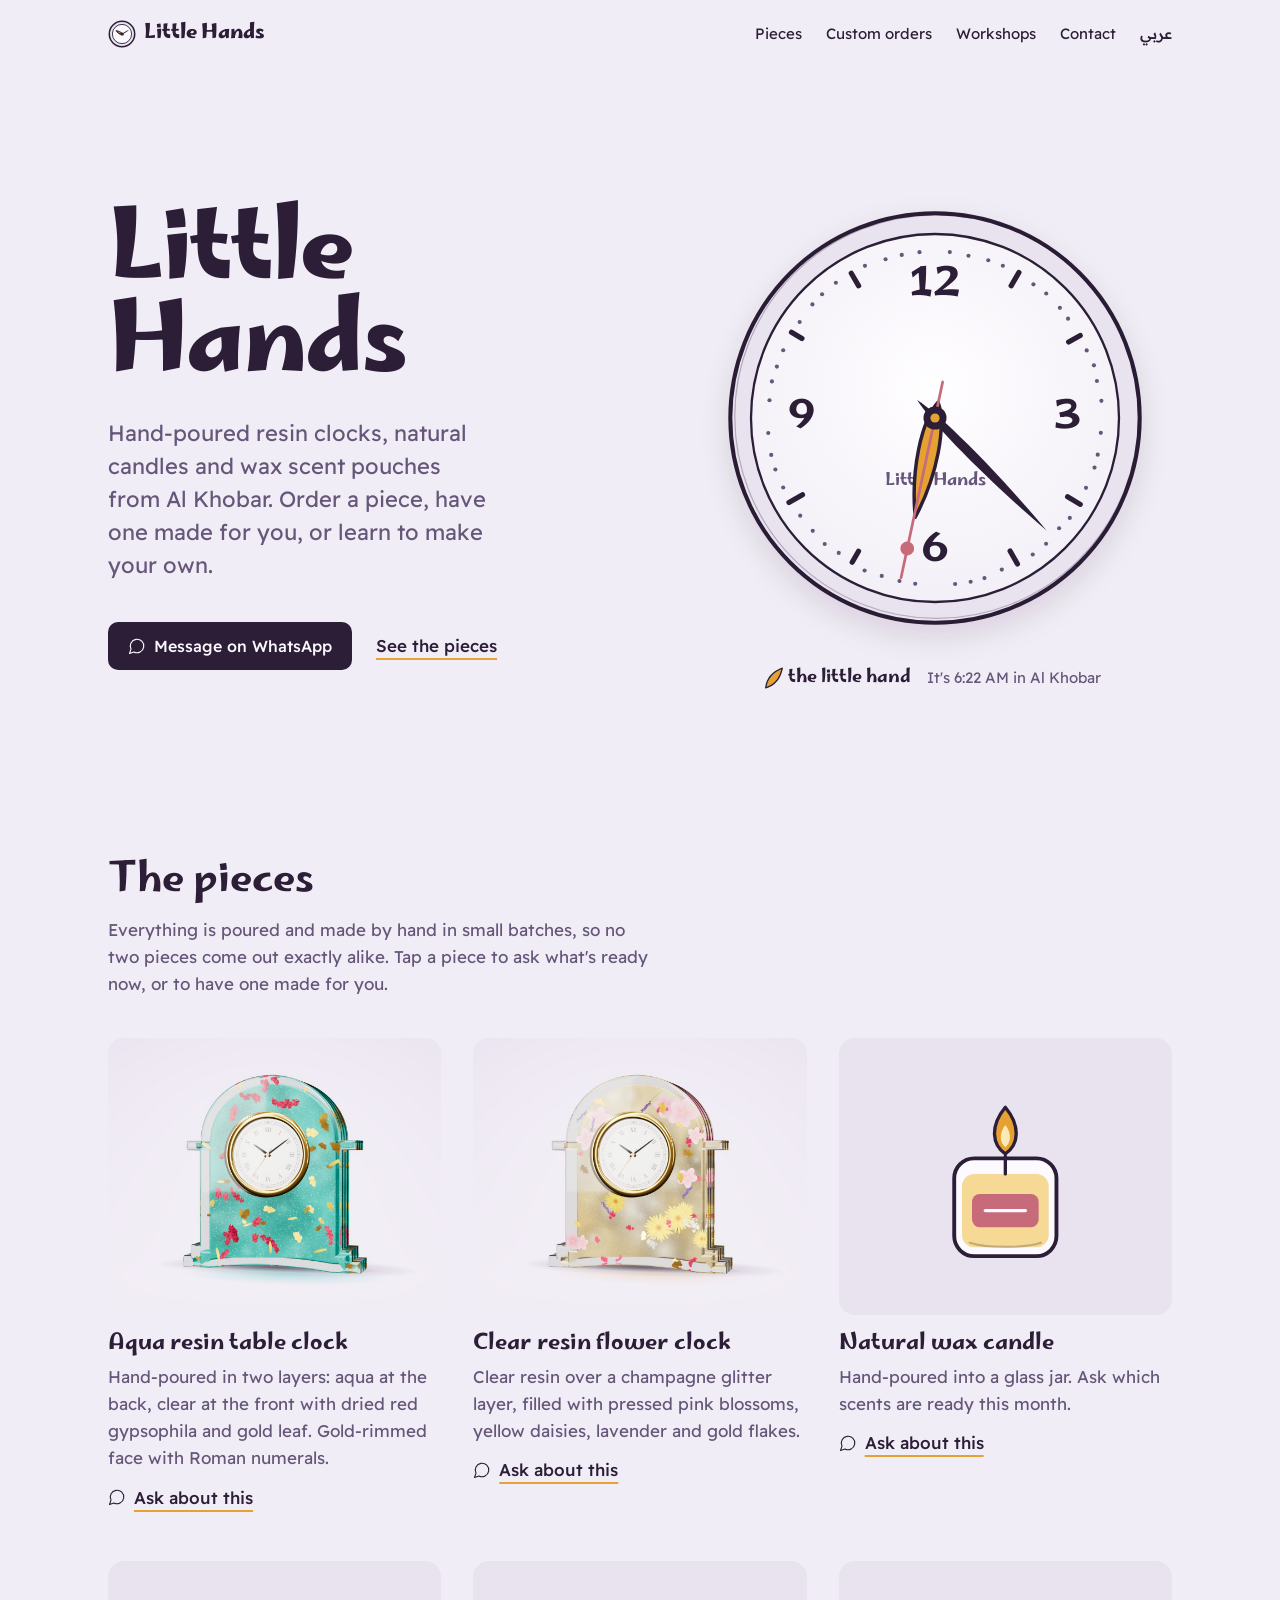
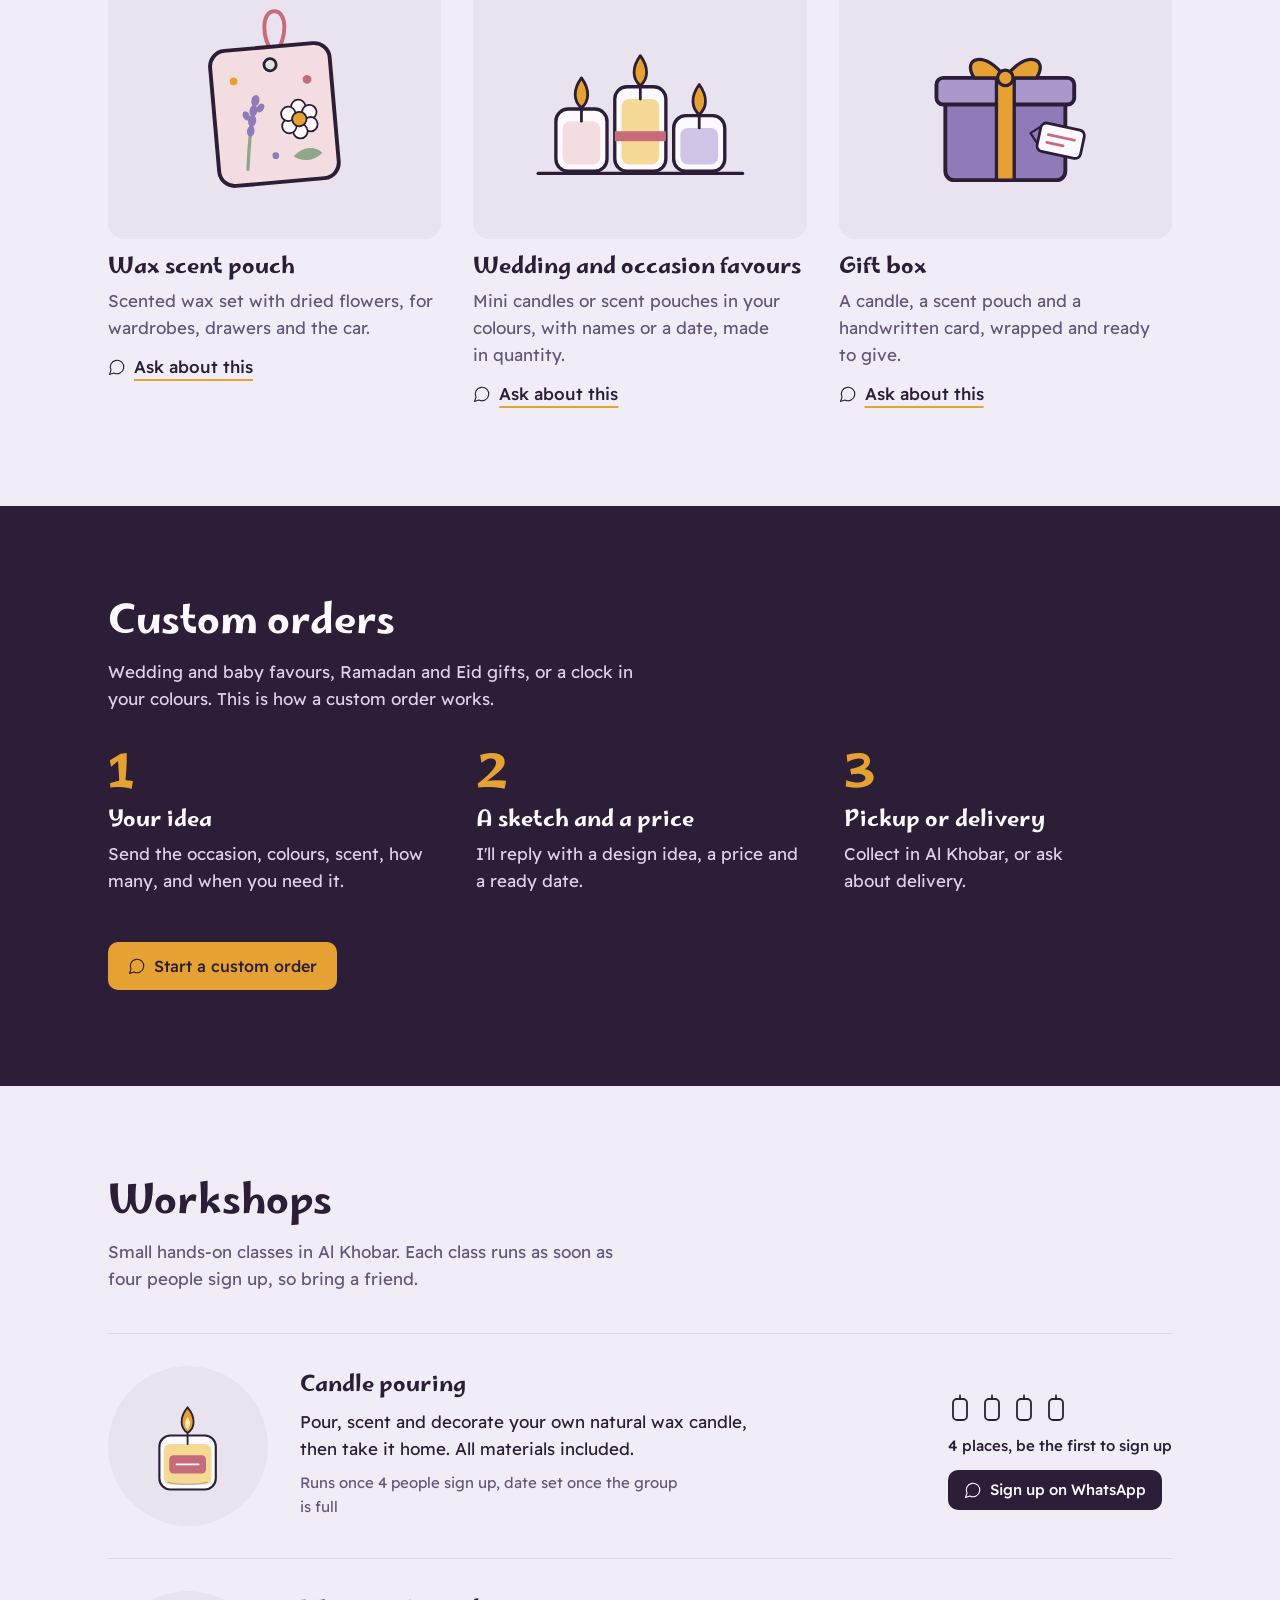
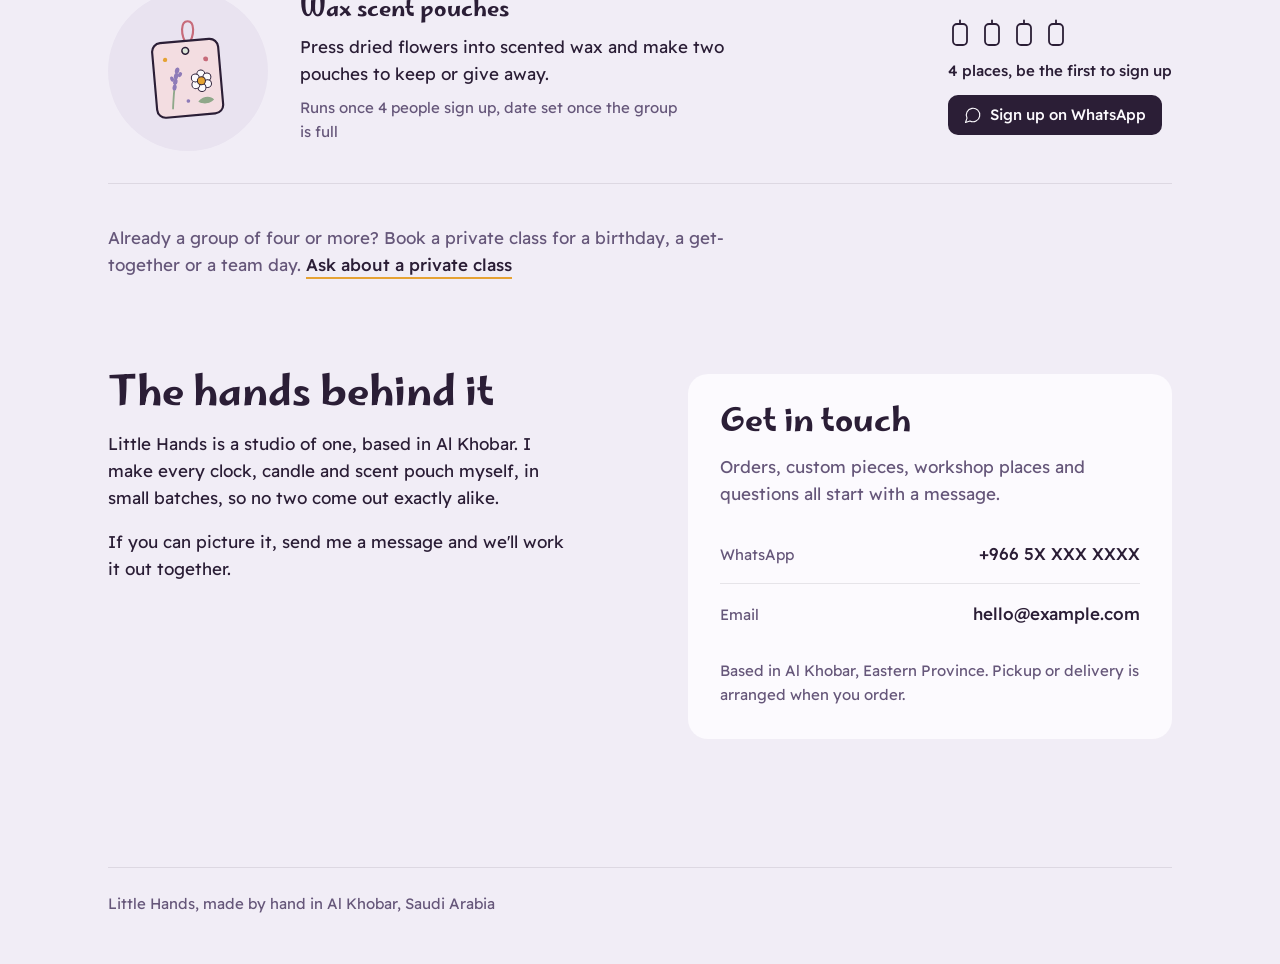
<file: index.html>
<!doctype html>
<html lang="en" dir="ltr">
<head>
  <meta charset="utf-8">
  <meta name="viewport" content="width=device-width, initial-scale=1">
  <title>Little Hands | Handmade clocks, natural candles and workshops in Al Khobar</title>
  <meta name="description" content="Handmade clocks, natural wax candles and wax scent pouches, made one at a time in Al Khobar, Saudi Arabia. Custom orders, wedding favours and small workshops, all by WhatsApp.">
  <!-- LAUNCH: delete the next line once real contact details are in assets/config.js -->
  <meta name="robots" content="noindex">
  <link rel="canonical" href="https://littlehands.art/">
  <link rel="alternate" hreflang="en" href="https://littlehands.art/">
  <link rel="alternate" hreflang="ar" href="https://littlehands.art/ar/">
  <link rel="alternate" hreflang="x-default" href="https://littlehands.art/">

  <meta property="og:type" content="website">
  <meta property="og:site_name" content="Little Hands">
  <meta property="og:title" content="Little Hands, handmade in Al Khobar">
  <meta property="og:description" content="Clocks, natural candles and wax scent pouches made by hand. Custom orders and small workshops by WhatsApp.">
  <meta property="og:url" content="https://littlehands.art/">
  <meta property="og:image" content="https://littlehands.art/assets/og-image.png">
  <meta property="og:image:width" content="1200">
  <meta property="og:image:height" content="630">
  <meta property="og:image:alt" content="Little Hands: a handmade clock and the shop name">
  <meta property="og:locale" content="en_GB">
  <meta property="og:locale:alternate" content="ar_SA">
  <meta name="twitter:card" content="summary_large_image">
  <meta name="theme-color" content="#F1EDF6">

  <link rel="icon" href="assets/favicon.svg" type="image/svg+xml">
  <link rel="apple-touch-icon" href="assets/apple-touch-icon.png">
  <link rel="preconnect" href="https://fonts.googleapis.com">
  <link rel="preconnect" href="https://fonts.gstatic.com" crossorigin>
  <link rel="stylesheet" href="https://fonts.googleapis.com/css2?family=Marhey:wght@400..700&family=Readex+Pro:wght@300..600&display=swap">
  <link rel="stylesheet" href="assets/styles.css">

  <script src="assets/config.js" defer></script>
  <script src="assets/products.js" defer></script>
  <script src="assets/workshops.js" defer></script>
  <script src="assets/render.js" defer></script>
  <script src="assets/site.js" defer></script>

  <script type="application/ld+json">
  {
    "@context": "https://schema.org",
    "@type": "Store",
    "@id": "https://littlehands.art/#store",
    "name": "Little Hands",
    "alternateName": "ليتل هاندز",
    "description": "Handmade clocks, natural wax candles and wax scent pouches made in Al Khobar, Saudi Arabia. Custom orders, wedding and occasion favours, and small candle-making workshops.",
    "url": "https://littlehands.art/",
    "image": "https://littlehands.art/assets/og-image.png",
    "logo": "https://littlehands.art/assets/apple-touch-icon.png",
    "address": {
      "@type": "PostalAddress",
      "addressLocality": "Al Khobar",
      "addressRegion": "Eastern Province",
      "addressCountry": "SA"
    },
    "areaServed": [
      { "@type": "City", "name": "Al Khobar" },
      { "@type": "AdministrativeArea", "name": "Eastern Province" }
    ],
    "knowsLanguage": ["en", "ar"],
    "hasOfferCatalog": {
      "@type": "OfferCatalog",
      "name": "Handmade pieces and workshops",
      "itemListElement": [
        { "@type": "Offer", "itemOffered": { "@type": "Product", "name": "Aqua resin table clock" } },
        { "@type": "Offer", "itemOffered": { "@type": "Product", "name": "Clear resin flower clock" } },
        { "@type": "Offer", "itemOffered": { "@type": "Product", "name": "Natural wax candle" } },
        { "@type": "Offer", "itemOffered": { "@type": "Product", "name": "Wax scent pouch" } },
        { "@type": "Offer", "itemOffered": { "@type": "Product", "name": "Wedding and occasion favours" } },
        { "@type": "Offer", "itemOffered": { "@type": "Service", "name": "Candle pouring workshop" } }
      ]
    }
  }
  </script>
</head>
<body>
  <a class="skip" href="#main">Skip to content</a>

  <header class="site-header">
    <a class="brand" href="./"><img src="assets/favicon.svg" alt="" width="30" height="30">Little Hands</a>
    <nav class="nav" aria-label="Main">
      <a class="nav-section" href="#pieces">Pieces</a>
      <a class="nav-section" href="#custom">Custom orders</a>
      <a class="nav-section" href="#workshops">Workshops</a>
      <a class="nav-section" href="#contact">Contact</a>
      <a class="lang" href="ar/" hreflang="ar" lang="ar">عربي</a>
    </nav>
  </header>

  <main id="main">
    <section class="hero" aria-labelledby="hero-title">
      <div class="hero-text">
        <h1 id="hero-title">Little Hands</h1>
        <p class="lede">Hand-poured resin clocks, natural candles and wax scent pouches from Al Khobar. Order a piece, have one made for you, or learn to make your own.</p>
        <div class="actions">
          <a class="btn" data-wa="general" href="https://wa.me/966000000000?text=Hi%20Little%20Hands!%20I%20saw%20your%20website%20and%20I&#39;d%20like%20to%20ask%20about%20an%20order." target="_blank" rel="noopener"><svg viewBox="0 0 24 24" aria-hidden="true" focusable="false" fill="none" stroke="currentColor" stroke-width="1.5" stroke-linecap="round" stroke-linejoin="round"><path d="M7.9 20A9 9 0 1 0 4 16.1L2 22Z"/></svg>Message on WhatsApp</a>
          <a class="text-link" href="#pieces">See the pieces</a>
        </div>
      </div>
      <figure class="clock-wrap">
        <div class="clock" id="clock" role="img" aria-label="A handmade clock showing the time in Al Khobar"></div>
        <figcaption class="clock-caption">
          <span class="key"><svg viewBox="0 0 14 32" aria-hidden="true" focusable="false"><path d="M7 31C1 22 1 12 7 1C13 12 13 22 7 31Z" fill="#E5A233" stroke="#2B1E36" stroke-width="1.6" stroke-linejoin="round"/></svg>the little hand</span>
          <span class="clock-time" id="clock-time">Live time in Al Khobar</span>
        </figcaption>
      </figure>
    </section>

    <section class="section section--first" id="pieces" aria-labelledby="pieces-title">
      <h2 id="pieces-title">The pieces</h2>
      <p class="section-intro">Everything is poured and made by hand in small batches, so no two pieces come out exactly alike. Tap a piece to ask what's ready now, or to have one made for you.</p>
      <ul class="pieces" id="pieces-grid">
<!-- pieces:start -->
<li class="piece"><div class="art"><img src="assets/photos/clock-aqua.jpg" alt="Aqua resin table clock" loading="lazy" decoding="async"></div><h3>Aqua resin table clock</h3><p>Hand-poured in two layers: aqua at the back, clear at the front with dried red gypsophila and gold leaf. Gold-rimmed face with Roman numerals.</p><a class="ask" href="https://wa.me/966000000000?text=Hi%20Little%20Hands!%20I&#39;d%20like%20to%20ask%20about%20the%20Aqua%20resin%20table%20clock." target="_blank" rel="noopener"><svg viewBox="0 0 24 24" aria-hidden="true" focusable="false" fill="none" stroke="currentColor" stroke-width="1.5" stroke-linecap="round" stroke-linejoin="round"><path d="M7.9 20A9 9 0 1 0 4 16.1L2 22Z"/></svg><span>Ask about this<span class="sr-only">: Aqua resin table clock</span></span></a></li>
<li class="piece"><div class="art"><img src="assets/photos/clock-clear.jpg" alt="Clear resin flower clock" loading="lazy" decoding="async"></div><h3>Clear resin flower clock</h3><p>Clear resin over a champagne glitter layer, filled with pressed pink blossoms, yellow daisies, lavender and gold flakes.</p><a class="ask" href="https://wa.me/966000000000?text=Hi%20Little%20Hands!%20I&#39;d%20like%20to%20ask%20about%20the%20Clear%20resin%20flower%20clock." target="_blank" rel="noopener"><svg viewBox="0 0 24 24" aria-hidden="true" focusable="false" fill="none" stroke="currentColor" stroke-width="1.5" stroke-linecap="round" stroke-linejoin="round"><path d="M7.9 20A9 9 0 1 0 4 16.1L2 22Z"/></svg><span>Ask about this<span class="sr-only">: Clear resin flower clock</span></span></a></li>
<li class="piece"><div class="art"><svg viewBox="0 0 240 200" aria-hidden="true" focusable="false"><use href="assets/art.svg#jar-candle"></use></svg></div><h3>Natural wax candle</h3><p>Hand-poured into a glass jar. Ask which scents are ready this month.</p><a class="ask" href="https://wa.me/966000000000?text=Hi%20Little%20Hands!%20I&#39;d%20like%20to%20ask%20about%20the%20Natural%20wax%20candle." target="_blank" rel="noopener"><svg viewBox="0 0 24 24" aria-hidden="true" focusable="false" fill="none" stroke="currentColor" stroke-width="1.5" stroke-linecap="round" stroke-linejoin="round"><path d="M7.9 20A9 9 0 1 0 4 16.1L2 22Z"/></svg><span>Ask about this<span class="sr-only">: Natural wax candle</span></span></a></li>
<li class="piece"><div class="art"><svg viewBox="0 0 240 200" aria-hidden="true" focusable="false"><use href="assets/art.svg#scent-pouch"></use></svg></div><h3>Wax scent pouch</h3><p>Scented wax set with dried flowers, for wardrobes, drawers and the car.</p><a class="ask" href="https://wa.me/966000000000?text=Hi%20Little%20Hands!%20I&#39;d%20like%20to%20ask%20about%20the%20Wax%20scent%20pouch." target="_blank" rel="noopener"><svg viewBox="0 0 24 24" aria-hidden="true" focusable="false" fill="none" stroke="currentColor" stroke-width="1.5" stroke-linecap="round" stroke-linejoin="round"><path d="M7.9 20A9 9 0 1 0 4 16.1L2 22Z"/></svg><span>Ask about this<span class="sr-only">: Wax scent pouch</span></span></a></li>
<li class="piece"><div class="art"><svg viewBox="0 0 240 200" aria-hidden="true" focusable="false"><use href="assets/art.svg#favours"></use></svg></div><h3>Wedding and occasion favours</h3><p>Mini candles or scent pouches in your colours, with names or a date, made in quantity.</p><a class="ask" href="https://wa.me/966000000000?text=Hi%20Little%20Hands!%20I&#39;d%20like%20to%20ask%20about%20the%20Wedding%20and%20occasion%20favours." target="_blank" rel="noopener"><svg viewBox="0 0 24 24" aria-hidden="true" focusable="false" fill="none" stroke="currentColor" stroke-width="1.5" stroke-linecap="round" stroke-linejoin="round"><path d="M7.9 20A9 9 0 1 0 4 16.1L2 22Z"/></svg><span>Ask about this<span class="sr-only">: Wedding and occasion favours</span></span></a></li>
<li class="piece"><div class="art"><svg viewBox="0 0 240 200" aria-hidden="true" focusable="false"><use href="assets/art.svg#gift-box"></use></svg></div><h3>Gift box</h3><p>A candle, a scent pouch and a handwritten card, wrapped and ready to give.</p><a class="ask" href="https://wa.me/966000000000?text=Hi%20Little%20Hands!%20I&#39;d%20like%20to%20ask%20about%20the%20Gift%20box." target="_blank" rel="noopener"><svg viewBox="0 0 24 24" aria-hidden="true" focusable="false" fill="none" stroke="currentColor" stroke-width="1.5" stroke-linecap="round" stroke-linejoin="round"><path d="M7.9 20A9 9 0 1 0 4 16.1L2 22Z"/></svg><span>Ask about this<span class="sr-only">: Gift box</span></span></a></li>
<!-- pieces:end -->
      </ul>
    </section>

    <section class="band" id="custom" aria-labelledby="custom-title">
      <div class="section">
        <h2 id="custom-title">Custom orders</h2>
        <p class="section-intro">Wedding and baby favours, Ramadan and Eid gifts, or a clock in your colours. This is how a custom order works.</p>
        <ol class="steps">
          <li class="step">
            <span class="step-num" aria-hidden="true">1</span>
            <h3>Your idea</h3>
            <p>Send the occasion, colours, scent, how many, and when you need it.</p>
          </li>
          <li class="step">
            <span class="step-num" aria-hidden="true">2</span>
            <h3>A sketch and a price</h3>
            <p>I'll reply with a design idea, a price and a ready date.</p>
          </li>
          <li class="step">
            <span class="step-num" aria-hidden="true">3</span>
            <h3>Pickup or delivery</h3>
            <p>Collect in Al Khobar, or ask about delivery.</p>
          </li>
        </ol>
        <a class="btn btn-honey" data-wa="custom" href="https://wa.me/966000000000?text=Hi%20Little%20Hands!%20I&#39;d%20like%20a%20custom%20order.%0AOccasion%3A%0AColours%3A%0AHow%20many%3A%0ANeeded%20by%3A" target="_blank" rel="noopener"><svg viewBox="0 0 24 24" aria-hidden="true" focusable="false" fill="none" stroke="currentColor" stroke-width="1.5" stroke-linecap="round" stroke-linejoin="round"><path d="M7.9 20A9 9 0 1 0 4 16.1L2 22Z"/></svg>Start a custom order</a>
      </div>
    </section>

    <section class="section" id="workshops" aria-labelledby="workshops-title">
      <h2 id="workshops-title">Workshops</h2>
      <p class="section-intro">Small hands-on classes in Al Khobar. Each class runs as soon as four people sign up, so bring a friend.</p>
      <ul class="workshops" id="workshops-list">
<!-- workshops:start -->
<li class="workshop"><div class="art"><svg viewBox="0 0 240 200" aria-hidden="true" focusable="false"><use href="assets/art.svg#jar-candle"></use></svg></div><div class="workshop-body"><h3>Candle pouring</h3><p>Pour, scent and decorate your own natural wax candle, then take it home. All materials included.</p><p class="workshop-meta">Runs once 4 people sign up, date set once the group is full</p></div><div class="workshop-join"><div class="meter" role="img" aria-label="4 places, be the first to sign up"><svg viewBox="0 0 24 40" aria-hidden="true" focusable="false"><path d="M12 13.5V17" stroke="#2B1E36" stroke-width="1.8" stroke-linecap="round"/><rect x="5" y="17" width="14" height="21" rx="4" fill="none" stroke="#2B1E36" stroke-width="1.8"/></svg><svg viewBox="0 0 24 40" aria-hidden="true" focusable="false"><path d="M12 13.5V17" stroke="#2B1E36" stroke-width="1.8" stroke-linecap="round"/><rect x="5" y="17" width="14" height="21" rx="4" fill="none" stroke="#2B1E36" stroke-width="1.8"/></svg><svg viewBox="0 0 24 40" aria-hidden="true" focusable="false"><path d="M12 13.5V17" stroke="#2B1E36" stroke-width="1.8" stroke-linecap="round"/><rect x="5" y="17" width="14" height="21" rx="4" fill="none" stroke="#2B1E36" stroke-width="1.8"/></svg><svg viewBox="0 0 24 40" aria-hidden="true" focusable="false"><path d="M12 13.5V17" stroke="#2B1E36" stroke-width="1.8" stroke-linecap="round"/><rect x="5" y="17" width="14" height="21" rx="4" fill="none" stroke="#2B1E36" stroke-width="1.8"/></svg></div><p class="meter-label">4 places, be the first to sign up</p><a class="btn btn-small" href="https://wa.me/966000000000?text=Hi%20Little%20Hands!%20I&#39;d%20like%20to%20sign%20up%20for%20the%20Candle%20pouring%20workshop.%0AHow%20many%20people%3A%0ADays%20that%20suit%20me%3A" target="_blank" rel="noopener"><svg viewBox="0 0 24 24" aria-hidden="true" focusable="false" fill="none" stroke="currentColor" stroke-width="1.5" stroke-linecap="round" stroke-linejoin="round"><path d="M7.9 20A9 9 0 1 0 4 16.1L2 22Z"/></svg><span>Sign up on WhatsApp<span class="sr-only">: Candle pouring</span></span></a></div></li>
<li class="workshop"><div class="art"><svg viewBox="0 0 240 200" aria-hidden="true" focusable="false"><use href="assets/art.svg#scent-pouch"></use></svg></div><div class="workshop-body"><h3>Wax scent pouches</h3><p>Press dried flowers into scented wax and make two pouches to keep or give away.</p><p class="workshop-meta">Runs once 4 people sign up, date set once the group is full</p></div><div class="workshop-join"><div class="meter" role="img" aria-label="4 places, be the first to sign up"><svg viewBox="0 0 24 40" aria-hidden="true" focusable="false"><path d="M12 13.5V17" stroke="#2B1E36" stroke-width="1.8" stroke-linecap="round"/><rect x="5" y="17" width="14" height="21" rx="4" fill="none" stroke="#2B1E36" stroke-width="1.8"/></svg><svg viewBox="0 0 24 40" aria-hidden="true" focusable="false"><path d="M12 13.5V17" stroke="#2B1E36" stroke-width="1.8" stroke-linecap="round"/><rect x="5" y="17" width="14" height="21" rx="4" fill="none" stroke="#2B1E36" stroke-width="1.8"/></svg><svg viewBox="0 0 24 40" aria-hidden="true" focusable="false"><path d="M12 13.5V17" stroke="#2B1E36" stroke-width="1.8" stroke-linecap="round"/><rect x="5" y="17" width="14" height="21" rx="4" fill="none" stroke="#2B1E36" stroke-width="1.8"/></svg><svg viewBox="0 0 24 40" aria-hidden="true" focusable="false"><path d="M12 13.5V17" stroke="#2B1E36" stroke-width="1.8" stroke-linecap="round"/><rect x="5" y="17" width="14" height="21" rx="4" fill="none" stroke="#2B1E36" stroke-width="1.8"/></svg></div><p class="meter-label">4 places, be the first to sign up</p><a class="btn btn-small" href="https://wa.me/966000000000?text=Hi%20Little%20Hands!%20I&#39;d%20like%20to%20sign%20up%20for%20the%20Wax%20scent%20pouches%20workshop.%0AHow%20many%20people%3A%0ADays%20that%20suit%20me%3A" target="_blank" rel="noopener"><svg viewBox="0 0 24 24" aria-hidden="true" focusable="false" fill="none" stroke="currentColor" stroke-width="1.5" stroke-linecap="round" stroke-linejoin="round"><path d="M7.9 20A9 9 0 1 0 4 16.1L2 22Z"/></svg><span>Sign up on WhatsApp<span class="sr-only">: Wax scent pouches</span></span></a></div></li>
<!-- workshops:end -->
      </ul>
      <p class="private-note">Already a group of four or more? Book a private class for a birthday, a get-together or a team day. <a class="text-link" data-wa="private" href="https://wa.me/966000000000?text=Hi%20Little%20Hands!%20I&#39;d%20like%20to%20book%20a%20private%20class%20for%20a%20group.%0AWhich%20class%3A%0AHow%20many%20people%3A%0AOccasion%20and%20date%3A" target="_blank" rel="noopener">Ask about a private class</a></p>
    </section>

    <section class="section about-contact" aria-label="About and contact">
      <div class="about" id="about">
        <h2>The hands behind it</h2>
        <p>Little Hands is a studio of one, based in Al Khobar. I make every clock, candle and scent pouch myself, in small batches, so no two come out exactly alike.</p>
        <p>If you can picture it, send me a message and we'll work it out together.</p>
      </div>
      <div class="contact" id="contact">
        <h2>Get in touch</h2>
        <p class="contact-intro">Orders, custom pieces, workshop places and questions all start with a message.</p>
        <ul class="contact-list" id="contact-list">
<!-- contacts:start -->
<li><span class="contact-label">WhatsApp</span><a dir="ltr" href="https://wa.me/966000000000?text=Hi%20Little%20Hands!%20I%20saw%20your%20website%20and%20I&#39;d%20like%20to%20ask%20about%20an%20order." target="_blank" rel="noopener">+966 5X XXX XXXX</a></li>
<li><span class="contact-label">Email</span><a dir="ltr" href="mailto:hello@example.com?subject=Order%20enquiry">hello@example.com</a></li>
<!-- contacts:end -->
        </ul>
        <p class="contact-note">Based in Al Khobar, Eastern Province. Pickup or delivery is arranged when you order.</p>
      </div>
    </section>
  </main>

  <footer class="site-footer">
    <p>Little Hands, made by hand in Al Khobar, Saudi Arabia</p>
  </footer>
</body>
</html>
</file>
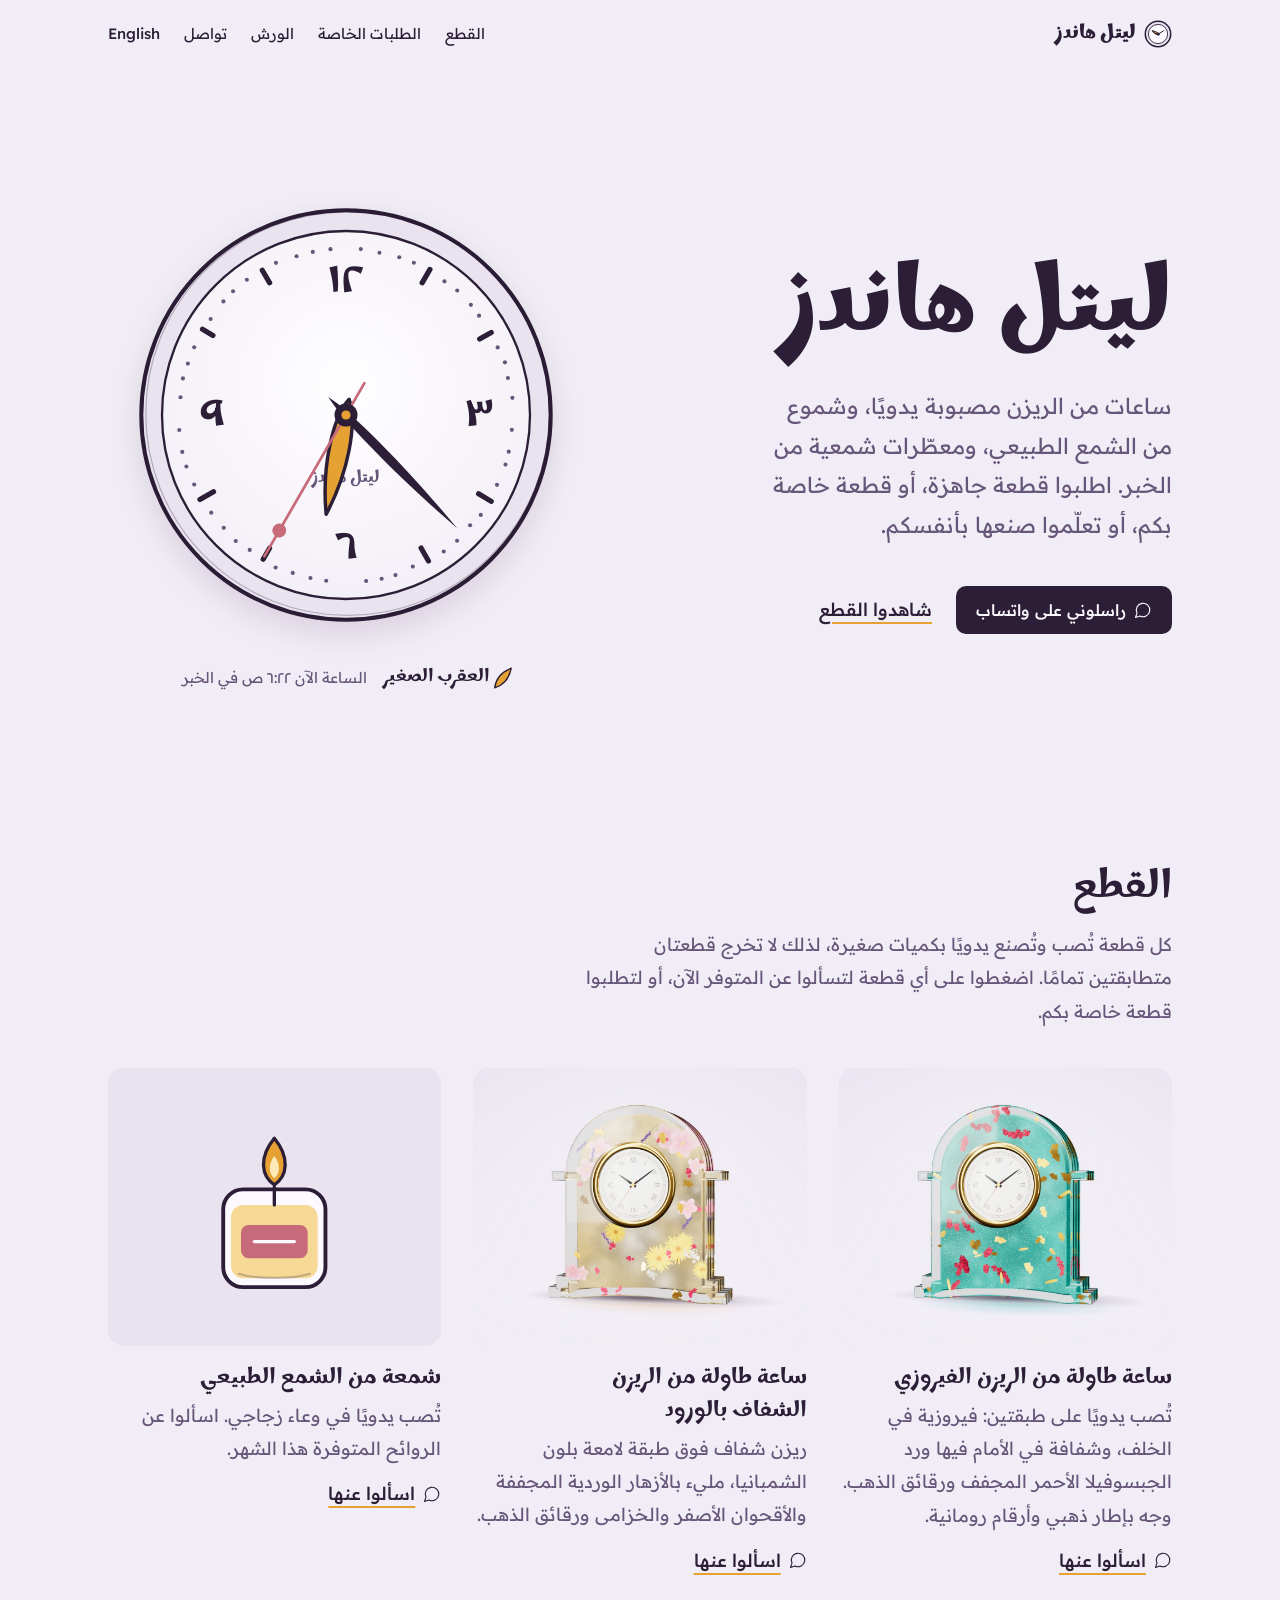
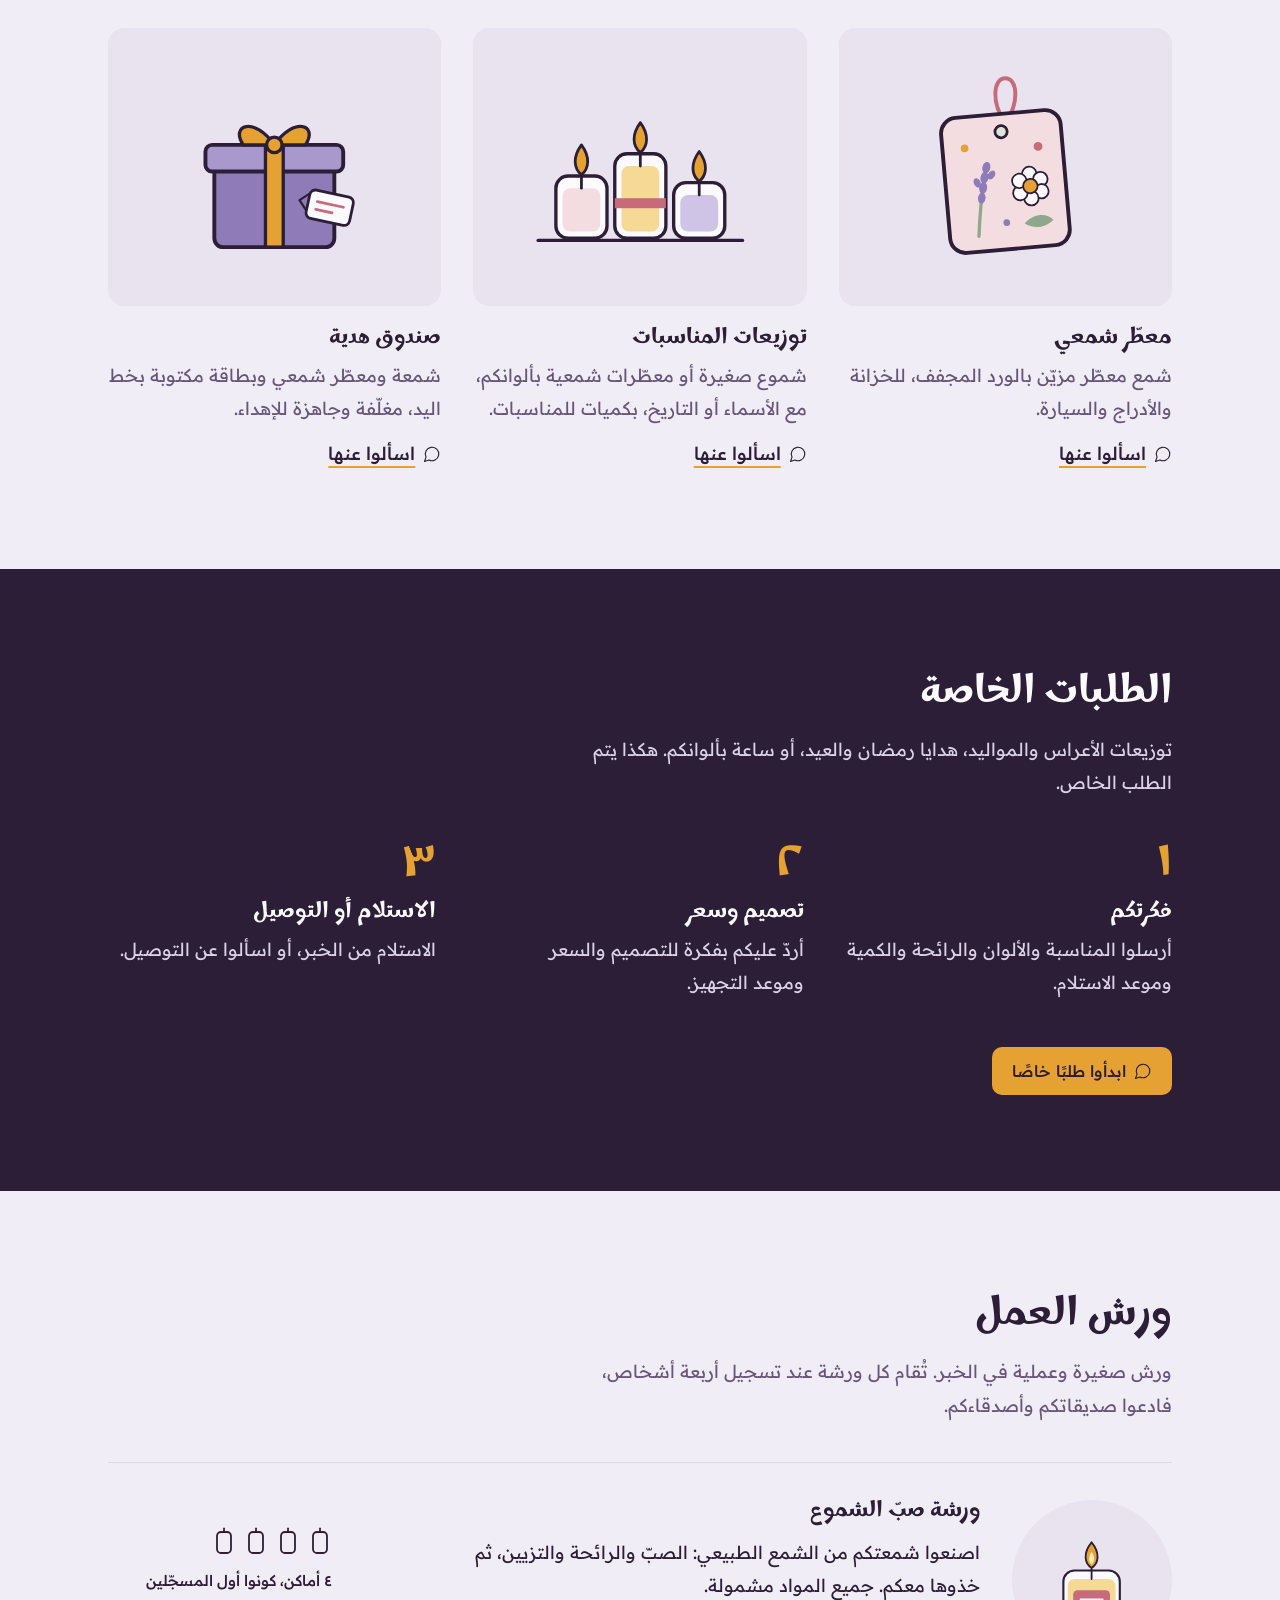
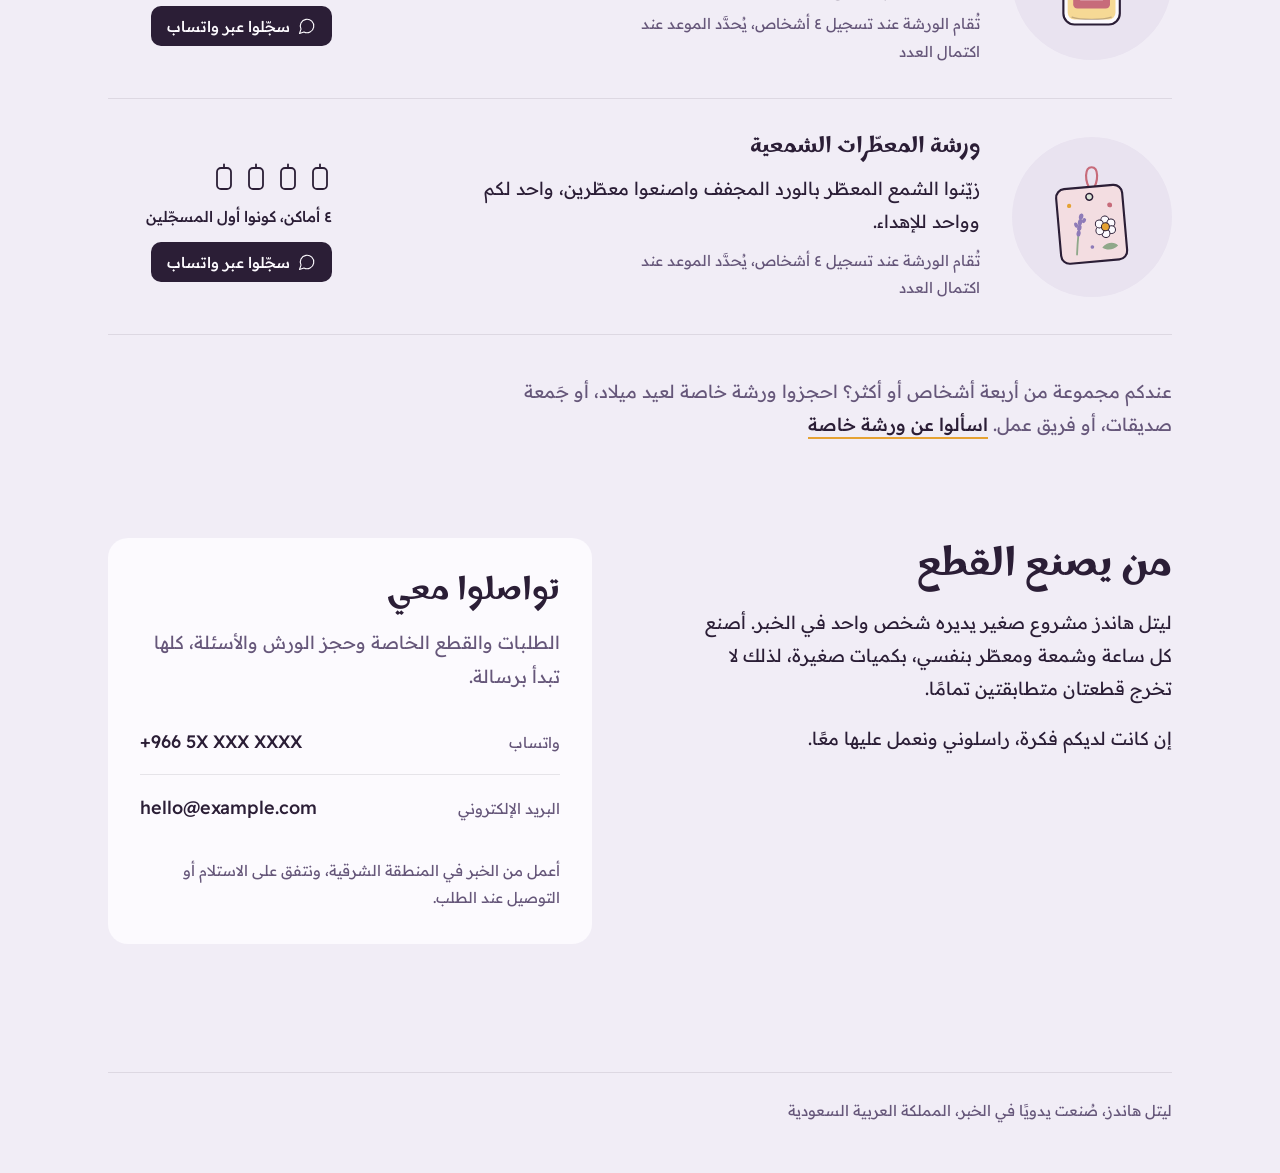
<file: ar/index.html>
<!doctype html>
<html lang="ar" dir="rtl">
<head>
  <meta charset="utf-8">
  <meta name="viewport" content="width=device-width, initial-scale=1">
  <title>ليتل هاندز | ساعات يدوية وشموع طبيعية وورش عمل في الخبر</title>
  <meta name="description" content="ساعات مصنوعة يدويًا، وشموع من الشمع الطبيعي، ومعطّرات شمعية، تُصنع قطعةً قطعة في الخبر. طلبات خاصة وتوزيعات أعراس وورش عمل صغيرة، كلها عبر واتساب.">
  <!-- LAUNCH: delete the next line once real contact details are in assets/config.js -->
  <meta name="robots" content="noindex">
  <link rel="canonical" href="https://littlehands.art/ar/">
  <link rel="alternate" hreflang="en" href="https://littlehands.art/">
  <link rel="alternate" hreflang="ar" href="https://littlehands.art/ar/">
  <link rel="alternate" hreflang="x-default" href="https://littlehands.art/">

  <meta property="og:type" content="website">
  <meta property="og:site_name" content="ليتل هاندز">
  <meta property="og:title" content="ليتل هاندز، صُنع يدويًا في الخبر">
  <meta property="og:description" content="ساعات وشموع طبيعية ومعطّرات شمعية مصنوعة يدويًا. طلبات خاصة وورش عمل صغيرة عبر واتساب.">
  <meta property="og:url" content="https://littlehands.art/ar/">
  <meta property="og:image" content="https://littlehands.art/assets/og-image.png">
  <meta property="og:image:width" content="1200">
  <meta property="og:image:height" content="630">
  <meta property="og:image:alt" content="ليتل هاندز: ساعة مصنوعة يدويًا واسم المتجر">
  <meta property="og:locale" content="ar_SA">
  <meta property="og:locale:alternate" content="en_GB">
  <meta name="twitter:card" content="summary_large_image">
  <meta name="theme-color" content="#F1EDF6">

  <link rel="icon" href="../assets/favicon.svg" type="image/svg+xml">
  <link rel="apple-touch-icon" href="../assets/apple-touch-icon.png">
  <link rel="preconnect" href="https://fonts.googleapis.com">
  <link rel="preconnect" href="https://fonts.gstatic.com" crossorigin>
  <link rel="stylesheet" href="https://fonts.googleapis.com/css2?family=Marhey:wght@400..700&family=Readex+Pro:wght@300..600&display=swap">
  <link rel="stylesheet" href="../assets/styles.css">

  <script src="../assets/config.js" defer></script>
  <script src="../assets/products.js" defer></script>
  <script src="../assets/workshops.js" defer></script>
  <script src="../assets/render.js" defer></script>
  <script src="../assets/site.js" defer></script>

  <script type="application/ld+json">
  {
    "@context": "https://schema.org",
    "@type": "Store",
    "@id": "https://littlehands.art/#store",
    "name": "ليتل هاندز",
    "alternateName": "Little Hands",
    "description": "ساعات مصنوعة يدويًا وشموع من الشمع الطبيعي ومعطّرات شمعية من الخبر. طلبات خاصة وتوزيعات مناسبات وورش عمل صغيرة لصنع الشموع.",
    "url": "https://littlehands.art/ar/",
    "image": "https://littlehands.art/assets/og-image.png",
    "logo": "https://littlehands.art/assets/apple-touch-icon.png",
    "address": {
      "@type": "PostalAddress",
      "addressLocality": "الخبر",
      "addressRegion": "المنطقة الشرقية",
      "addressCountry": "SA"
    },
    "areaServed": [
      { "@type": "City", "name": "الخبر" },
      { "@type": "AdministrativeArea", "name": "المنطقة الشرقية" }
    ],
    "knowsLanguage": ["ar", "en"]
  }
  </script>
</head>
<body>
  <a class="skip" href="#main">تخطَّ إلى المحتوى</a>

  <header class="site-header">
    <a class="brand" href="./"><img src="../assets/favicon.svg" alt="" width="30" height="30">ليتل هاندز</a>
    <nav class="nav" aria-label="القائمة الرئيسية">
      <a class="nav-section" href="#pieces">القطع</a>
      <a class="nav-section" href="#custom">الطلبات الخاصة</a>
      <a class="nav-section" href="#workshops">الورش</a>
      <a class="nav-section" href="#contact">تواصل</a>
      <a class="lang" href="../" hreflang="en" lang="en">English</a>
    </nav>
  </header>

  <main id="main">
    <section class="hero" aria-labelledby="hero-title">
      <div class="hero-text">
        <h1 id="hero-title">ليتل هاندز</h1>
        <p class="lede">ساعات من الريزن مصبوبة يدويًا، وشموع من الشمع الطبيعي، ومعطّرات شمعية من الخبر. اطلبوا قطعة جاهزة، أو قطعة خاصة بكم، أو تعلّموا صنعها بأنفسكم.</p>
        <div class="actions">
          <a class="btn" data-wa="general" href="https://wa.me/966000000000?text=%D9%85%D8%B1%D8%AD%D8%A8%D9%8B%D8%A7%20%D9%84%D9%8A%D8%AA%D9%84%20%D9%87%D8%A7%D9%86%D8%AF%D8%B2!%20%D8%B4%D8%A7%D9%87%D8%AF%D8%AA%20%D9%85%D9%88%D9%82%D8%B9%D9%83%D9%85%20%D9%88%D8%A3%D9%88%D8%AF%20%D8%A7%D9%84%D8%A7%D8%B3%D8%AA%D9%81%D8%B3%D8%A7%D8%B1%20%D8%B9%D9%86%20%D8%B7%D9%84%D8%A8." target="_blank" rel="noopener"><svg viewBox="0 0 24 24" aria-hidden="true" focusable="false" fill="none" stroke="currentColor" stroke-width="1.5" stroke-linecap="round" stroke-linejoin="round"><path d="M7.9 20A9 9 0 1 0 4 16.1L2 22Z"/></svg>راسلوني على واتساب</a>
          <a class="text-link" href="#pieces">شاهدوا القطع</a>
        </div>
      </div>
      <figure class="clock-wrap">
        <div class="clock" id="clock" role="img" aria-label="ساعة مصنوعة يدويًا تعرض الوقت في الخبر"></div>
        <figcaption class="clock-caption">
          <span class="key"><svg viewBox="0 0 14 32" aria-hidden="true" focusable="false"><path d="M7 31C1 22 1 12 7 1C13 12 13 22 7 31Z" fill="#E5A233" stroke="#2B1E36" stroke-width="1.6" stroke-linejoin="round"/></svg>العقرب الصغير</span>
          <span class="clock-time" id="clock-time">الوقت الآن في الخبر</span>
        </figcaption>
      </figure>
    </section>

    <section class="section section--first" id="pieces" aria-labelledby="pieces-title">
      <h2 id="pieces-title">القطع</h2>
      <p class="section-intro">كل قطعة تُصب وتُصنع يدويًا بكميات صغيرة، لذلك لا تخرج قطعتان متطابقتين تمامًا. اضغطوا على أي قطعة لتسألوا عن المتوفر الآن، أو لتطلبوا قطعة خاصة بكم.</p>
      <ul class="pieces" id="pieces-grid">
<!-- pieces:start -->
<li class="piece"><div class="art"><img src="../assets/photos/clock-aqua.jpg" alt="ساعة طاولة من الريزن الفيروزي" loading="lazy" decoding="async"></div><h3>ساعة طاولة من الريزن الفيروزي</h3><p>تُصب يدويًا على طبقتين: فيروزية في الخلف، وشفافة في الأمام فيها ورد الجبسوفيلا الأحمر المجفف ورقائق الذهب. وجه بإطار ذهبي وأرقام رومانية.</p><a class="ask" href="https://wa.me/966000000000?text=%D9%85%D8%B1%D8%AD%D8%A8%D9%8B%D8%A7%20%D9%84%D9%8A%D8%AA%D9%84%20%D9%87%D8%A7%D9%86%D8%AF%D8%B2!%20%D8%A3%D9%88%D8%AF%20%D8%A7%D9%84%D8%A7%D8%B3%D8%AA%D9%81%D8%B3%D8%A7%D8%B1%20%D8%B9%D9%86%20%D8%B3%D8%A7%D8%B9%D8%A9%20%D8%B7%D8%A7%D9%88%D9%84%D8%A9%20%D9%85%D9%86%20%D8%A7%D9%84%D8%B1%D9%8A%D8%B2%D9%86%20%D8%A7%D9%84%D9%81%D9%8A%D8%B1%D9%88%D8%B2%D9%8A." target="_blank" rel="noopener"><svg viewBox="0 0 24 24" aria-hidden="true" focusable="false" fill="none" stroke="currentColor" stroke-width="1.5" stroke-linecap="round" stroke-linejoin="round"><path d="M7.9 20A9 9 0 1 0 4 16.1L2 22Z"/></svg><span>اسألوا عنها<span class="sr-only">: ساعة طاولة من الريزن الفيروزي</span></span></a></li>
<li class="piece"><div class="art"><img src="../assets/photos/clock-clear.jpg" alt="ساعة طاولة من الريزن الشفاف بالورود" loading="lazy" decoding="async"></div><h3>ساعة طاولة من الريزن الشفاف بالورود</h3><p>ريزن شفاف فوق طبقة لامعة بلون الشمبانيا، مليء بالأزهار الوردية المجففة والأقحوان الأصفر والخزامى ورقائق الذهب.</p><a class="ask" href="https://wa.me/966000000000?text=%D9%85%D8%B1%D8%AD%D8%A8%D9%8B%D8%A7%20%D9%84%D9%8A%D8%AA%D9%84%20%D9%87%D8%A7%D9%86%D8%AF%D8%B2!%20%D8%A3%D9%88%D8%AF%20%D8%A7%D9%84%D8%A7%D8%B3%D8%AA%D9%81%D8%B3%D8%A7%D8%B1%20%D8%B9%D9%86%20%D8%B3%D8%A7%D8%B9%D8%A9%20%D8%B7%D8%A7%D9%88%D9%84%D8%A9%20%D9%85%D9%86%20%D8%A7%D9%84%D8%B1%D9%8A%D8%B2%D9%86%20%D8%A7%D9%84%D8%B4%D9%81%D8%A7%D9%81%20%D8%A8%D8%A7%D9%84%D9%88%D8%B1%D9%88%D8%AF." target="_blank" rel="noopener"><svg viewBox="0 0 24 24" aria-hidden="true" focusable="false" fill="none" stroke="currentColor" stroke-width="1.5" stroke-linecap="round" stroke-linejoin="round"><path d="M7.9 20A9 9 0 1 0 4 16.1L2 22Z"/></svg><span>اسألوا عنها<span class="sr-only">: ساعة طاولة من الريزن الشفاف بالورود</span></span></a></li>
<li class="piece"><div class="art"><svg viewBox="0 0 240 200" aria-hidden="true" focusable="false"><use href="../assets/art.svg#jar-candle"></use></svg></div><h3>شمعة من الشمع الطبيعي</h3><p>تُصب يدويًا في وعاء زجاجي. اسألوا عن الروائح المتوفرة هذا الشهر.</p><a class="ask" href="https://wa.me/966000000000?text=%D9%85%D8%B1%D8%AD%D8%A8%D9%8B%D8%A7%20%D9%84%D9%8A%D8%AA%D9%84%20%D9%87%D8%A7%D9%86%D8%AF%D8%B2!%20%D8%A3%D9%88%D8%AF%20%D8%A7%D9%84%D8%A7%D8%B3%D8%AA%D9%81%D8%B3%D8%A7%D8%B1%20%D8%B9%D9%86%20%D8%B4%D9%85%D8%B9%D8%A9%20%D9%85%D9%86%20%D8%A7%D9%84%D8%B4%D9%85%D8%B9%20%D8%A7%D9%84%D8%B7%D8%A8%D9%8A%D8%B9%D9%8A." target="_blank" rel="noopener"><svg viewBox="0 0 24 24" aria-hidden="true" focusable="false" fill="none" stroke="currentColor" stroke-width="1.5" stroke-linecap="round" stroke-linejoin="round"><path d="M7.9 20A9 9 0 1 0 4 16.1L2 22Z"/></svg><span>اسألوا عنها<span class="sr-only">: شمعة من الشمع الطبيعي</span></span></a></li>
<li class="piece"><div class="art"><svg viewBox="0 0 240 200" aria-hidden="true" focusable="false"><use href="../assets/art.svg#scent-pouch"></use></svg></div><h3>معطّر شمعي</h3><p>شمع معطّر مزيّن بالورد المجفف، للخزانة والأدراج والسيارة.</p><a class="ask" href="https://wa.me/966000000000?text=%D9%85%D8%B1%D8%AD%D8%A8%D9%8B%D8%A7%20%D9%84%D9%8A%D8%AA%D9%84%20%D9%87%D8%A7%D9%86%D8%AF%D8%B2!%20%D8%A3%D9%88%D8%AF%20%D8%A7%D9%84%D8%A7%D8%B3%D8%AA%D9%81%D8%B3%D8%A7%D8%B1%20%D8%B9%D9%86%20%D9%85%D8%B9%D8%B7%D9%91%D8%B1%20%D8%B4%D9%85%D8%B9%D9%8A." target="_blank" rel="noopener"><svg viewBox="0 0 24 24" aria-hidden="true" focusable="false" fill="none" stroke="currentColor" stroke-width="1.5" stroke-linecap="round" stroke-linejoin="round"><path d="M7.9 20A9 9 0 1 0 4 16.1L2 22Z"/></svg><span>اسألوا عنها<span class="sr-only">: معطّر شمعي</span></span></a></li>
<li class="piece"><div class="art"><svg viewBox="0 0 240 200" aria-hidden="true" focusable="false"><use href="../assets/art.svg#favours"></use></svg></div><h3>توزيعات المناسبات</h3><p>شموع صغيرة أو معطّرات شمعية بألوانكم، مع الأسماء أو التاريخ، بكميات للمناسبات.</p><a class="ask" href="https://wa.me/966000000000?text=%D9%85%D8%B1%D8%AD%D8%A8%D9%8B%D8%A7%20%D9%84%D9%8A%D8%AA%D9%84%20%D9%87%D8%A7%D9%86%D8%AF%D8%B2!%20%D8%A3%D9%88%D8%AF%20%D8%A7%D9%84%D8%A7%D8%B3%D8%AA%D9%81%D8%B3%D8%A7%D8%B1%20%D8%B9%D9%86%20%D8%AA%D9%88%D8%B2%D9%8A%D8%B9%D8%A7%D8%AA%20%D8%A7%D9%84%D9%85%D9%86%D8%A7%D8%B3%D8%A8%D8%A7%D8%AA." target="_blank" rel="noopener"><svg viewBox="0 0 24 24" aria-hidden="true" focusable="false" fill="none" stroke="currentColor" stroke-width="1.5" stroke-linecap="round" stroke-linejoin="round"><path d="M7.9 20A9 9 0 1 0 4 16.1L2 22Z"/></svg><span>اسألوا عنها<span class="sr-only">: توزيعات المناسبات</span></span></a></li>
<li class="piece"><div class="art"><svg viewBox="0 0 240 200" aria-hidden="true" focusable="false"><use href="../assets/art.svg#gift-box"></use></svg></div><h3>صندوق هدية</h3><p>شمعة ومعطّر شمعي وبطاقة مكتوبة بخط اليد، مغلّفة وجاهزة للإهداء.</p><a class="ask" href="https://wa.me/966000000000?text=%D9%85%D8%B1%D8%AD%D8%A8%D9%8B%D8%A7%20%D9%84%D9%8A%D8%AA%D9%84%20%D9%87%D8%A7%D9%86%D8%AF%D8%B2!%20%D8%A3%D9%88%D8%AF%20%D8%A7%D9%84%D8%A7%D8%B3%D8%AA%D9%81%D8%B3%D8%A7%D8%B1%20%D8%B9%D9%86%20%D8%B5%D9%86%D8%AF%D9%88%D9%82%20%D9%87%D8%AF%D9%8A%D8%A9." target="_blank" rel="noopener"><svg viewBox="0 0 24 24" aria-hidden="true" focusable="false" fill="none" stroke="currentColor" stroke-width="1.5" stroke-linecap="round" stroke-linejoin="round"><path d="M7.9 20A9 9 0 1 0 4 16.1L2 22Z"/></svg><span>اسألوا عنها<span class="sr-only">: صندوق هدية</span></span></a></li>
<!-- pieces:end -->
      </ul>
    </section>

    <section class="band" id="custom" aria-labelledby="custom-title">
      <div class="section">
        <h2 id="custom-title">الطلبات الخاصة</h2>
        <p class="section-intro">توزيعات الأعراس والمواليد، هدايا رمضان والعيد، أو ساعة بألوانكم. هكذا يتم الطلب الخاص.</p>
        <ol class="steps">
          <li class="step">
            <span class="step-num" aria-hidden="true">١</span>
            <h3>فكرتكم</h3>
            <p>أرسلوا المناسبة والألوان والرائحة والكمية وموعد الاستلام.</p>
          </li>
          <li class="step">
            <span class="step-num" aria-hidden="true">٢</span>
            <h3>تصميم وسعر</h3>
            <p>أردّ عليكم بفكرة للتصميم والسعر وموعد التجهيز.</p>
          </li>
          <li class="step">
            <span class="step-num" aria-hidden="true">٣</span>
            <h3>الاستلام أو التوصيل</h3>
            <p>الاستلام من الخبر، أو اسألوا عن التوصيل.</p>
          </li>
        </ol>
        <a class="btn btn-honey" data-wa="custom" href="https://wa.me/966000000000?text=%D9%85%D8%B1%D8%AD%D8%A8%D9%8B%D8%A7%20%D9%84%D9%8A%D8%AA%D9%84%20%D9%87%D8%A7%D9%86%D8%AF%D8%B2!%20%D8%A3%D9%88%D8%AF%20%D8%B7%D9%84%D8%A8%20%D9%82%D8%B7%D8%B9%D8%A9%20%D8%AE%D8%A7%D8%B5%D8%A9.%0A%D8%A7%D9%84%D9%85%D9%86%D8%A7%D8%B3%D8%A8%D8%A9%3A%0A%D8%A7%D9%84%D8%A3%D9%84%D9%88%D8%A7%D9%86%3A%0A%D8%A7%D9%84%D9%83%D9%85%D9%8A%D8%A9%3A%0A%D9%85%D9%88%D8%B9%D8%AF%20%D8%A7%D9%84%D8%A7%D8%B3%D8%AA%D9%84%D8%A7%D9%85%3A" target="_blank" rel="noopener"><svg viewBox="0 0 24 24" aria-hidden="true" focusable="false" fill="none" stroke="currentColor" stroke-width="1.5" stroke-linecap="round" stroke-linejoin="round"><path d="M7.9 20A9 9 0 1 0 4 16.1L2 22Z"/></svg>ابدأوا طلبًا خاصًا</a>
      </div>
    </section>

    <section class="section" id="workshops" aria-labelledby="workshops-title">
      <h2 id="workshops-title">ورش العمل</h2>
      <p class="section-intro">ورش صغيرة وعملية في الخبر. تُقام كل ورشة عند تسجيل أربعة أشخاص، فادعوا صديقاتكم وأصدقاءكم.</p>
      <ul class="workshops" id="workshops-list">
<!-- workshops:start -->
<li class="workshop"><div class="art"><svg viewBox="0 0 240 200" aria-hidden="true" focusable="false"><use href="../assets/art.svg#jar-candle"></use></svg></div><div class="workshop-body"><h3>ورشة صبّ الشموع</h3><p>اصنعوا شمعتكم من الشمع الطبيعي: الصبّ والرائحة والتزيين، ثم خذوها معكم. جميع المواد مشمولة.</p><p class="workshop-meta">تُقام الورشة عند تسجيل ٤ أشخاص، يُحدَّد الموعد عند اكتمال العدد</p></div><div class="workshop-join"><div class="meter" role="img" aria-label="٤ أماكن، كونوا أول المسجّلين"><svg viewBox="0 0 24 40" aria-hidden="true" focusable="false"><path d="M12 13.5V17" stroke="#2B1E36" stroke-width="1.8" stroke-linecap="round"/><rect x="5" y="17" width="14" height="21" rx="4" fill="none" stroke="#2B1E36" stroke-width="1.8"/></svg><svg viewBox="0 0 24 40" aria-hidden="true" focusable="false"><path d="M12 13.5V17" stroke="#2B1E36" stroke-width="1.8" stroke-linecap="round"/><rect x="5" y="17" width="14" height="21" rx="4" fill="none" stroke="#2B1E36" stroke-width="1.8"/></svg><svg viewBox="0 0 24 40" aria-hidden="true" focusable="false"><path d="M12 13.5V17" stroke="#2B1E36" stroke-width="1.8" stroke-linecap="round"/><rect x="5" y="17" width="14" height="21" rx="4" fill="none" stroke="#2B1E36" stroke-width="1.8"/></svg><svg viewBox="0 0 24 40" aria-hidden="true" focusable="false"><path d="M12 13.5V17" stroke="#2B1E36" stroke-width="1.8" stroke-linecap="round"/><rect x="5" y="17" width="14" height="21" rx="4" fill="none" stroke="#2B1E36" stroke-width="1.8"/></svg></div><p class="meter-label">٤ أماكن، كونوا أول المسجّلين</p><a class="btn btn-small" href="https://wa.me/966000000000?text=%D9%85%D8%B1%D8%AD%D8%A8%D9%8B%D8%A7%20%D9%84%D9%8A%D8%AA%D9%84%20%D9%87%D8%A7%D9%86%D8%AF%D8%B2!%20%D8%A3%D9%88%D8%AF%20%D8%A7%D9%84%D8%AA%D8%B3%D8%AC%D9%8A%D9%84%20%D9%81%D9%8A%20%D9%88%D8%B1%D8%B4%D8%A9%20%D8%B5%D8%A8%D9%91%20%D8%A7%D9%84%D8%B4%D9%85%D9%88%D8%B9.%0A%D8%B9%D8%AF%D8%AF%20%D8%A7%D9%84%D8%A3%D8%B4%D8%AE%D8%A7%D8%B5%3A%0A%D8%A7%D9%84%D8%A3%D9%8A%D8%A7%D9%85%20%D8%A7%D9%84%D9%85%D9%86%D8%A7%D8%B3%D8%A8%D8%A9%20%D9%84%D9%8A%3A" target="_blank" rel="noopener"><svg viewBox="0 0 24 24" aria-hidden="true" focusable="false" fill="none" stroke="currentColor" stroke-width="1.5" stroke-linecap="round" stroke-linejoin="round"><path d="M7.9 20A9 9 0 1 0 4 16.1L2 22Z"/></svg><span>سجّلوا عبر واتساب<span class="sr-only">: ورشة صبّ الشموع</span></span></a></div></li>
<li class="workshop"><div class="art"><svg viewBox="0 0 240 200" aria-hidden="true" focusable="false"><use href="../assets/art.svg#scent-pouch"></use></svg></div><div class="workshop-body"><h3>ورشة المعطّرات الشمعية</h3><p>زيّنوا الشمع المعطّر بالورد المجفف واصنعوا معطّرين، واحد لكم وواحد للإهداء.</p><p class="workshop-meta">تُقام الورشة عند تسجيل ٤ أشخاص، يُحدَّد الموعد عند اكتمال العدد</p></div><div class="workshop-join"><div class="meter" role="img" aria-label="٤ أماكن، كونوا أول المسجّلين"><svg viewBox="0 0 24 40" aria-hidden="true" focusable="false"><path d="M12 13.5V17" stroke="#2B1E36" stroke-width="1.8" stroke-linecap="round"/><rect x="5" y="17" width="14" height="21" rx="4" fill="none" stroke="#2B1E36" stroke-width="1.8"/></svg><svg viewBox="0 0 24 40" aria-hidden="true" focusable="false"><path d="M12 13.5V17" stroke="#2B1E36" stroke-width="1.8" stroke-linecap="round"/><rect x="5" y="17" width="14" height="21" rx="4" fill="none" stroke="#2B1E36" stroke-width="1.8"/></svg><svg viewBox="0 0 24 40" aria-hidden="true" focusable="false"><path d="M12 13.5V17" stroke="#2B1E36" stroke-width="1.8" stroke-linecap="round"/><rect x="5" y="17" width="14" height="21" rx="4" fill="none" stroke="#2B1E36" stroke-width="1.8"/></svg><svg viewBox="0 0 24 40" aria-hidden="true" focusable="false"><path d="M12 13.5V17" stroke="#2B1E36" stroke-width="1.8" stroke-linecap="round"/><rect x="5" y="17" width="14" height="21" rx="4" fill="none" stroke="#2B1E36" stroke-width="1.8"/></svg></div><p class="meter-label">٤ أماكن، كونوا أول المسجّلين</p><a class="btn btn-small" href="https://wa.me/966000000000?text=%D9%85%D8%B1%D8%AD%D8%A8%D9%8B%D8%A7%20%D9%84%D9%8A%D8%AA%D9%84%20%D9%87%D8%A7%D9%86%D8%AF%D8%B2!%20%D8%A3%D9%88%D8%AF%20%D8%A7%D9%84%D8%AA%D8%B3%D8%AC%D9%8A%D9%84%20%D9%81%D9%8A%20%D9%88%D8%B1%D8%B4%D8%A9%20%D8%A7%D9%84%D9%85%D8%B9%D8%B7%D9%91%D8%B1%D8%A7%D8%AA%20%D8%A7%D9%84%D8%B4%D9%85%D8%B9%D9%8A%D8%A9.%0A%D8%B9%D8%AF%D8%AF%20%D8%A7%D9%84%D8%A3%D8%B4%D8%AE%D8%A7%D8%B5%3A%0A%D8%A7%D9%84%D8%A3%D9%8A%D8%A7%D9%85%20%D8%A7%D9%84%D9%85%D9%86%D8%A7%D8%B3%D8%A8%D8%A9%20%D9%84%D9%8A%3A" target="_blank" rel="noopener"><svg viewBox="0 0 24 24" aria-hidden="true" focusable="false" fill="none" stroke="currentColor" stroke-width="1.5" stroke-linecap="round" stroke-linejoin="round"><path d="M7.9 20A9 9 0 1 0 4 16.1L2 22Z"/></svg><span>سجّلوا عبر واتساب<span class="sr-only">: ورشة المعطّرات الشمعية</span></span></a></div></li>
<!-- workshops:end -->
      </ul>
      <p class="private-note">عندكم مجموعة من أربعة أشخاص أو أكثر؟ احجزوا ورشة خاصة لعيد ميلاد، أو جَمعة صديقات، أو فريق عمل. <a class="text-link" data-wa="private" href="https://wa.me/966000000000?text=%D9%85%D8%B1%D8%AD%D8%A8%D9%8B%D8%A7%20%D9%84%D9%8A%D8%AA%D9%84%20%D9%87%D8%A7%D9%86%D8%AF%D8%B2!%20%D8%A3%D9%88%D8%AF%20%D8%AD%D8%AC%D8%B2%20%D9%88%D8%B1%D8%B4%D8%A9%20%D8%AE%D8%A7%D8%B5%D8%A9%20%D9%84%D9%85%D8%AC%D9%85%D9%88%D8%B9%D8%A9.%0A%D8%A7%D9%84%D9%88%D8%B1%D8%B4%D8%A9%3A%0A%D8%B9%D8%AF%D8%AF%20%D8%A7%D9%84%D8%A3%D8%B4%D8%AE%D8%A7%D8%B5%3A%0A%D8%A7%D9%84%D9%85%D9%86%D8%A7%D8%B3%D8%A8%D8%A9%20%D9%88%D8%A7%D9%84%D8%AA%D8%A7%D8%B1%D9%8A%D8%AE%3A" target="_blank" rel="noopener">اسألوا عن ورشة خاصة</a></p>
    </section>

    <section class="section about-contact" aria-label="من نحن والتواصل">
      <div class="about" id="about">
        <h2>من يصنع القطع</h2>
        <p>ليتل هاندز مشروع صغير يديره شخص واحد في الخبر. أصنع كل ساعة وشمعة ومعطّر بنفسي، بكميات صغيرة، لذلك لا تخرج قطعتان متطابقتين تمامًا.</p>
        <p>إن كانت لديكم فكرة، راسلوني ونعمل عليها معًا.</p>
      </div>
      <div class="contact" id="contact">
        <h2>تواصلوا معي</h2>
        <p class="contact-intro">الطلبات والقطع الخاصة وحجز الورش والأسئلة، كلها تبدأ برسالة.</p>
        <ul class="contact-list" id="contact-list">
<!-- contacts:start -->
<li><span class="contact-label">واتساب</span><a dir="ltr" href="https://wa.me/966000000000?text=%D9%85%D8%B1%D8%AD%D8%A8%D9%8B%D8%A7%20%D9%84%D9%8A%D8%AA%D9%84%20%D9%87%D8%A7%D9%86%D8%AF%D8%B2!%20%D8%B4%D8%A7%D9%87%D8%AF%D8%AA%20%D9%85%D9%88%D9%82%D8%B9%D9%83%D9%85%20%D9%88%D8%A3%D9%88%D8%AF%20%D8%A7%D9%84%D8%A7%D8%B3%D8%AA%D9%81%D8%B3%D8%A7%D8%B1%20%D8%B9%D9%86%20%D8%B7%D9%84%D8%A8." target="_blank" rel="noopener">+966 5X XXX XXXX</a></li>
<li><span class="contact-label">البريد الإلكتروني</span><a dir="ltr" href="mailto:hello@example.com?subject=%D8%A7%D8%B3%D8%AA%D9%81%D8%B3%D8%A7%D8%B1%20%D8%B9%D9%86%20%D8%B7%D9%84%D8%A8">hello@example.com</a></li>
<!-- contacts:end -->
        </ul>
        <p class="contact-note">أعمل من الخبر في المنطقة الشرقية، ونتفق على الاستلام أو التوصيل عند الطلب.</p>
      </div>
    </section>
  </main>

  <footer class="site-footer">
    <p>ليتل هاندز، صُنعت يدويًا في الخبر، المملكة العربية السعودية</p>
  </footer>
</body>
</html>
</file>
<file: assets/styles.css>
/* Little Hands — styles
   Direction: a one-woman craft studio in Al Khobar. Calm lavender-wax surfaces,
   plum ink, one honey accent (the colour of the clock's little hand).
   The clock is the one rich moment; everything around it stays quiet.
   Spacing sits on a 4px scale: 4 8 12 16 20 24 32 40 48 64 96. */
:root {
  /* neutral ramp, tinted toward lavender wax */
  --wax: #F1EDF6;          /* page */
  --milk: #FCFAFE;         /* card */
  --tile: #E9E3F0;         /* raised: behind drawings and photos */
  --ink: #2B1E36;          /* primary text */
  --ink-soft: #66577A;     /* secondary text */
  --ink-on-dark: #DCD2E8;  /* secondary text on the plum band */
  --hairline: rgba(43, 30, 54, .1);
  --hairline-on-dark: rgba(252, 250, 254, .14);
  /* one accent, from beeswax */
  --honey: #E5A233;
  --honey-hover: #EEB34F;
  --lavender: #8E7BB8;     /* focus ring only */

  --display: "Marhey", "Readex Pro", system-ui, sans-serif;
  --body: "Readex Pro", system-ui, -apple-system, "Segoe UI", Tahoma, sans-serif;

  --small: .9375rem;       /* 15px: meta, captions, nav */
  --ease: cubic-bezier(.22, 1, .36, 1);
  --fast: 150ms;

  --gutter: 16px;
  --section: 64px;
  --max: 1160px;
}
@media (min-width: 560px) { :root { --gutter: 24px; } }
@media (min-width: 1024px) { :root { --gutter: 48px; --section: 96px; } }

*, *::before, *::after { box-sizing: border-box; }
html { -webkit-text-size-adjust: 100%; scroll-behavior: smooth; }
@media (prefers-reduced-motion: reduce) { html { scroll-behavior: auto; } }

body {
  margin: 0;
  background: var(--wax);
  color: var(--ink);
  font-family: var(--body);
  font-size: 1.0625rem;
  line-height: 1.6;
  -webkit-font-smoothing: antialiased;
  text-rendering: optimizeLegibility;
}
html[lang="ar"] body { font-size: 1.125rem; line-height: 1.85; }

img, svg { display: block; max-width: 100%; }
a { color: inherit; }
h1, h2, h3 { font-family: var(--display); font-weight: 500; color: inherit; text-wrap: balance; margin: 0; }
p { margin: 0; text-wrap: pretty; }
[hidden] { display: none !important; }

:focus-visible { outline: 3px solid var(--lavender); outline-offset: 3px; }

.sr-only {
  position: absolute; width: 1px; height: 1px; padding: 0; margin: -1px;
  overflow: hidden; clip: rect(0 0 0 0); white-space: nowrap; border: 0;
}
.skip {
  position: absolute; inset-inline-start: 16px; top: -64px; z-index: 10;
  background: var(--ink); color: var(--milk); text-decoration: none;
  padding: 8px 16px; border-radius: 10px;
}
.skip:focus { top: 12px; }

/* ---------- header ---------- */
.site-header {
  max-width: var(--max); margin: 0 auto; padding: 20px var(--gutter);
  display: flex; align-items: center; justify-content: space-between; gap: 16px;
}
.brand {
  display: inline-flex; align-items: center; gap: 8px;
  font-family: var(--display); font-weight: 600; font-size: 1.25rem; line-height: 1;
  text-decoration: none;
}
.brand img { width: 28px; height: 28px; }
.nav { display: flex; align-items: center; gap: 24px; font-size: var(--small); }
.nav a {
  text-decoration: underline; text-decoration-color: transparent;
  text-decoration-thickness: 2px; text-underline-offset: 6px;
  transition: text-decoration-color var(--fast) var(--ease);
}
.nav a:hover { text-decoration-color: var(--honey); }
.lang { font-weight: 500; }
@media (max-width: 760px) { .nav-section { display: none; } }

/* ---------- actions ---------- */
.btn {
  display: inline-flex; align-items: center; gap: 8px; height: 48px; padding: 0 20px;
  background: var(--ink); color: var(--milk); text-decoration: none;
  font-family: var(--body); font-weight: 500; font-size: 1rem; line-height: 1;
  border-radius: 10px;
  transition: background-color var(--fast) var(--ease), transform var(--fast) var(--ease);
}
.btn:hover { background: #45325A; }
.btn:active { transform: scale(.98); }
.btn svg { width: 18px; height: 18px; flex: none; }
.btn-honey { background: var(--honey); color: var(--ink); }
.btn-honey:hover { background: var(--honey-hover); }
.btn-small { height: 40px; padding: 0 16px; font-size: var(--small); }

.text-link, .ask {
  font-weight: 500; text-decoration: underline; text-decoration-color: var(--honey);
  text-decoration-thickness: 2px; text-underline-offset: 6px;
  transition: text-decoration-color var(--fast) var(--ease);
}
.text-link:hover, .ask:hover { text-decoration-color: var(--ink); }
.ask { display: inline-flex; align-items: center; gap: 8px; }
.ask svg { width: 18px; height: 18px; flex: none; }

/* ---------- hero ---------- */
.hero {
  max-width: var(--max); margin: 0 auto;
  padding: 24px var(--gutter) 48px;
  display: grid; grid-template-columns: 1fr; gap: 48px; align-items: center;
}
.hero h1 {
  font-weight: 600; font-size: 3.75rem; line-height: .95; letter-spacing: -.02em;
  margin-bottom: 24px;
}
html[lang="ar"] .hero h1 { line-height: 1.3; letter-spacing: 0; margin-bottom: 16px; }
.lede { font-size: 1.25rem; line-height: 1.5; color: var(--ink-soft); max-width: 32ch; }
html[lang="ar"] .lede { line-height: 1.8; }
.actions { display: flex; flex-wrap: wrap; align-items: center; gap: 16px 24px; margin-top: 32px; }

.clock-wrap { margin: 0; justify-self: center; width: min(88%, 380px); }
.clock svg { width: 100%; height: auto; overflow: visible; }
.clock-nums { font-family: var(--display); font-weight: 500; font-size: 36px; }
.clock-brand { font-family: var(--display); font-weight: 500; font-size: 15px; }
.hand { transform-box: view-box; transform-origin: 200px 200px; }
.clock.sweep .hand { transition: transform 800ms var(--ease); }
.clock.ticking .hand { transition: transform var(--fast) var(--ease); }
@media (prefers-reduced-motion: reduce) {
  .hand { transition: none !important; }
  .hand-s { display: none; }
}
.clock-caption {
  display: flex; flex-wrap: wrap; justify-content: center; align-items: center;
  gap: 4px 16px; margin-top: 16px; text-align: center;
}
.key { display: inline-flex; align-items: center; gap: 8px; font-family: var(--display); font-weight: 500; font-size: 1.125rem; }
.key svg { width: 12px; height: 28px; transform: rotate(40deg); }
.clock-time { color: var(--ink-soft); font-size: var(--small); }

@media (min-width: 900px) {
  .hero {
    grid-template-columns: minmax(0, 1.05fr) minmax(0, .95fr); gap: 64px;
    min-height: min(calc(100svh - 72px), 760px); padding-block: 32px 48px;
  }
  .hero h1 { font-size: 6rem; }
  .lede { font-size: 1.375rem; }
  .actions { margin-top: 40px; }
  .clock-wrap { width: min(100%, 460px); }
}

/* ---------- sections ---------- */
.section { max-width: var(--max); margin: 0 auto; padding: var(--section) var(--gutter); }
.section--first { padding-top: 32px; }
/* two sections on the same background share one gap instead of stacking two */
.section + .section { padding-top: 0; }
.section h2 { font-size: 2rem; line-height: 1.1; margin-bottom: 12px; }
html[lang="ar"] .section h2 { line-height: 1.4; }
.section-intro { max-width: 54ch; color: var(--ink-soft); margin-bottom: 32px; }
@media (min-width: 1024px) {
  .section h2 { font-size: 2.5rem; }
  .section-intro { margin-bottom: 40px; }
}
h3 { font-size: 1.375rem; line-height: 1.25; }
html[lang="ar"] h3 { line-height: 1.5; }

.art { position: relative; background: var(--tile); border-radius: 16px; display: grid; place-items: center; overflow: hidden; }
/* the photo fills the tile; the tile's aspect ratio, not the photo, sets the height */
.art img { position: absolute; inset: 0; width: 100%; height: 100%; object-fit: cover; }

/* pieces */
.pieces {
  list-style: none; margin: 0; padding: 0;
  display: grid; grid-template-columns: 1fr; gap: 40px;
}
@media (min-width: 560px) { .pieces { grid-template-columns: repeat(2, minmax(0, 1fr)); gap: 40px 16px; } }
@media (min-width: 920px) { .pieces { grid-template-columns: repeat(3, minmax(0, 1fr)); gap: 48px 32px; } }
.piece .art { aspect-ratio: 16 / 10; margin-bottom: 16px; }
.piece .art svg { width: 60%; height: auto; }
@media (min-width: 560px) {
  .piece .art { aspect-ratio: 6 / 5; }
  .piece .art svg { width: 80%; }
}
.piece h3 { margin-bottom: 4px; }
.piece p { color: var(--ink-soft); max-width: 40ch; margin-bottom: 12px; }
.piece .price { color: var(--ink); font-weight: 500; margin-bottom: 8px; }

/* custom orders band */
.band { background: var(--ink); color: var(--milk); }
.band .section-intro { color: var(--ink-on-dark); }
.band :focus-visible { outline-color: var(--honey); }
.steps {
  list-style: none; margin: 0 0 48px; padding: 0;
  display: grid; grid-template-columns: 1fr; gap: 32px;
}
@media (min-width: 760px) { .steps { grid-template-columns: repeat(3, minmax(0, 1fr)); gap: 40px; } }
.step-num { display: block; font-family: var(--display); font-weight: 500; font-size: 3rem; line-height: 1; color: var(--honey); margin-bottom: 8px; font-variant-numeric: tabular-nums; }
.step h3 { margin-bottom: 4px; }
.step p { color: var(--ink-on-dark); max-width: 34ch; }

/* workshops */
.workshops { list-style: none; margin: 0; padding: 0; }
.workshop {
  display: grid; grid-template-columns: 88px minmax(0, 1fr); gap: 20px; align-items: start;
  padding: 32px 0; border-top: 1px solid var(--hairline);
}
.workshop:last-child { border-bottom: 1px solid var(--hairline); }
.workshop .art { aspect-ratio: 1; border-radius: 50%; }
.workshop .art svg { width: 92%; height: auto; }
.workshop-body p { max-width: 46ch; }
.workshop-body h3 { margin-bottom: 8px; }
.workshop-body > p:first-of-type { margin-bottom: 8px; }
.workshop-meta { color: var(--ink-soft); font-size: var(--small); }
.workshop-join { grid-column: 1 / -1; display: grid; justify-items: start; gap: 12px; }
.meter { display: flex; gap: 8px; align-items: flex-end; }
.meter svg { width: 24px; height: 40px; }
.meter-label { font-size: var(--small); font-weight: 500; max-width: 28ch; }
.private-note { margin-top: 40px; max-width: 62ch; color: var(--ink-soft); }
.private-note a { color: var(--ink); }
@media (min-width: 560px) {
  .workshop { grid-template-columns: 120px minmax(0, 1fr); gap: 32px; align-items: center; }
}
@media (min-width: 900px) {
  .workshop { grid-template-columns: 160px minmax(0, 1fr) auto; }
  .workshop-join { grid-column: auto; min-width: 224px; }
}

/* about and contact */
.about-contact { display: grid; grid-template-columns: 1fr; gap: 48px; align-items: start; }
@media (min-width: 900px) { .about-contact { grid-template-columns: minmax(0, 1fr) minmax(0, 1fr); gap: 96px; } }
.about p { max-width: 46ch; margin-bottom: 16px; }
.contact { background: var(--milk); border-radius: 20px; padding: 24px; }
@media (min-width: 560px) { .contact { padding: 32px; } }
.section .contact h2 { font-size: 2rem; }
.contact-intro { color: var(--ink-soft); margin-bottom: 16px; }
.contact-list { list-style: none; margin: 0; padding: 0; }
.contact-list li {
  display: flex; flex-wrap: wrap; justify-content: space-between; align-items: baseline;
  gap: 4px 16px; padding: 16px 0; border-bottom: 1px solid var(--hairline);
}
.contact-list li:last-child { border-bottom: 0; }
.contact-label { color: var(--ink-soft); font-size: var(--small); }
.contact-list a {
  font-weight: 500; overflow-wrap: anywhere;
  text-decoration: underline; text-decoration-color: transparent; text-decoration-thickness: 2px; text-underline-offset: 6px;
  transition: text-decoration-color var(--fast) var(--ease);
}
.contact-list a:hover { text-decoration-color: var(--honey); }
.contact-note { color: var(--ink-soft); font-size: var(--small); margin-top: 16px; }

/* footer */
.site-footer {
  max-width: var(--max); margin: 0 auto; padding: 32px var(--gutter) 48px;
  color: var(--ink-soft); font-size: var(--small);
}
.site-footer p { border-top: 1px solid var(--hairline); padding-top: 24px; }
</file>
